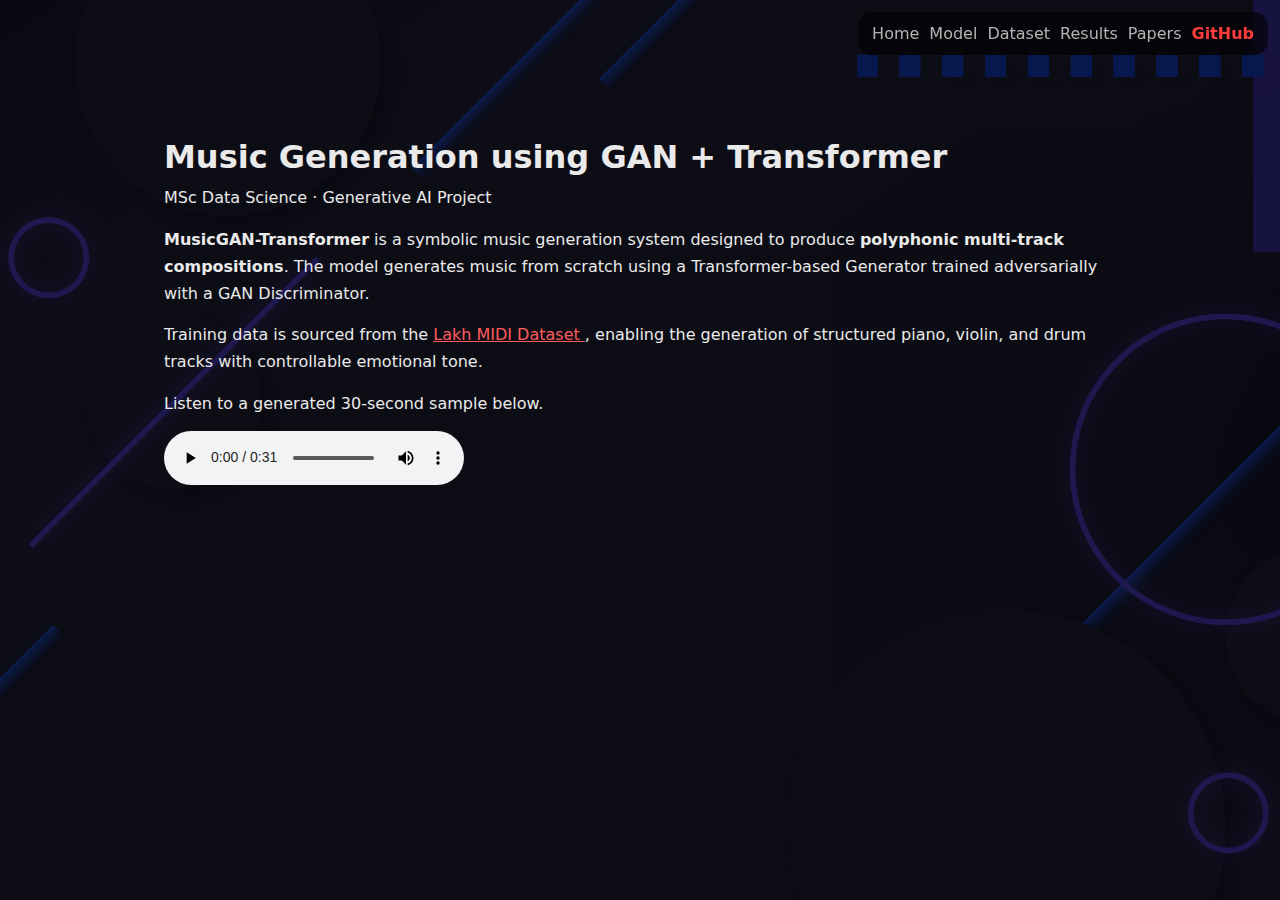
<file: src/web/index.html>
<!DOCTYPE html>
<html lang="en">
<head>
  <meta charset="UTF-8" />
  <meta name="viewport" content="width=device-width, initial-scale=1" />
  <title>Music GAN Transformer</title>
  <link rel="stylesheet" href="style.css" />
</head>
<body>

  <!-- TOP NAV (RIGHT CORNER) -->
  <header class="topbar">
    <nav class="topnav">
      <a href="#home" class="active">Home</a>
      <a href="model.html">Model</a>
      <a href="dataset.html">Dataset</a>
      <a href="results.html">Results</a>
      <a href="paper.html">Papers</a>
      <a class="github" href="https://github.com/HarshB227/Transformer-based-GANs" target="_blank">GitHub</a>
    </nav>
  </header>

  <!-- MAIN CONTENT -->
  <main class="wrap">

    <!-- HERO -->
    <section id="home" class="hero">
      <h1>Music Generation using GAN + Transformer</h1>
      <p class="sub">MSc Data Science · Generative AI Project</p>
    </section>

    <!-- INTRO -->
    <section class="intro">
      <p>
        <strong>MusicGAN-Transformer</strong> is a symbolic music generation system
        designed to produce <strong>polyphonic multi-track compositions</strong>.
        The model generates music from scratch using a Transformer-based Generator
        trained adversarially with a GAN Discriminator.
      </p>

      <p id="dataset">
        Training data is sourced from the
        <a class="dataset-link"
           href="https://colinraffel.com/projects/lmd/"
           target="_blank">
           Lakh MIDI Dataset
        </a>,
        enabling the generation of structured piano, violin,
        and drum tracks with controllable emotional tone.
      </p>

      <p>
        Listen to a generated 30-second sample below.
      </p>

      <!-- ✅ WORKING AUDIO -->
      <audio controls preload="auto" class="audio-player">
  <source src="audio/gan_30sec.mp3" type="audio/mpeg">
  Your browser does not support the audio element.
</audio>

    </section>

  </main>

</body>
</html>
</file>
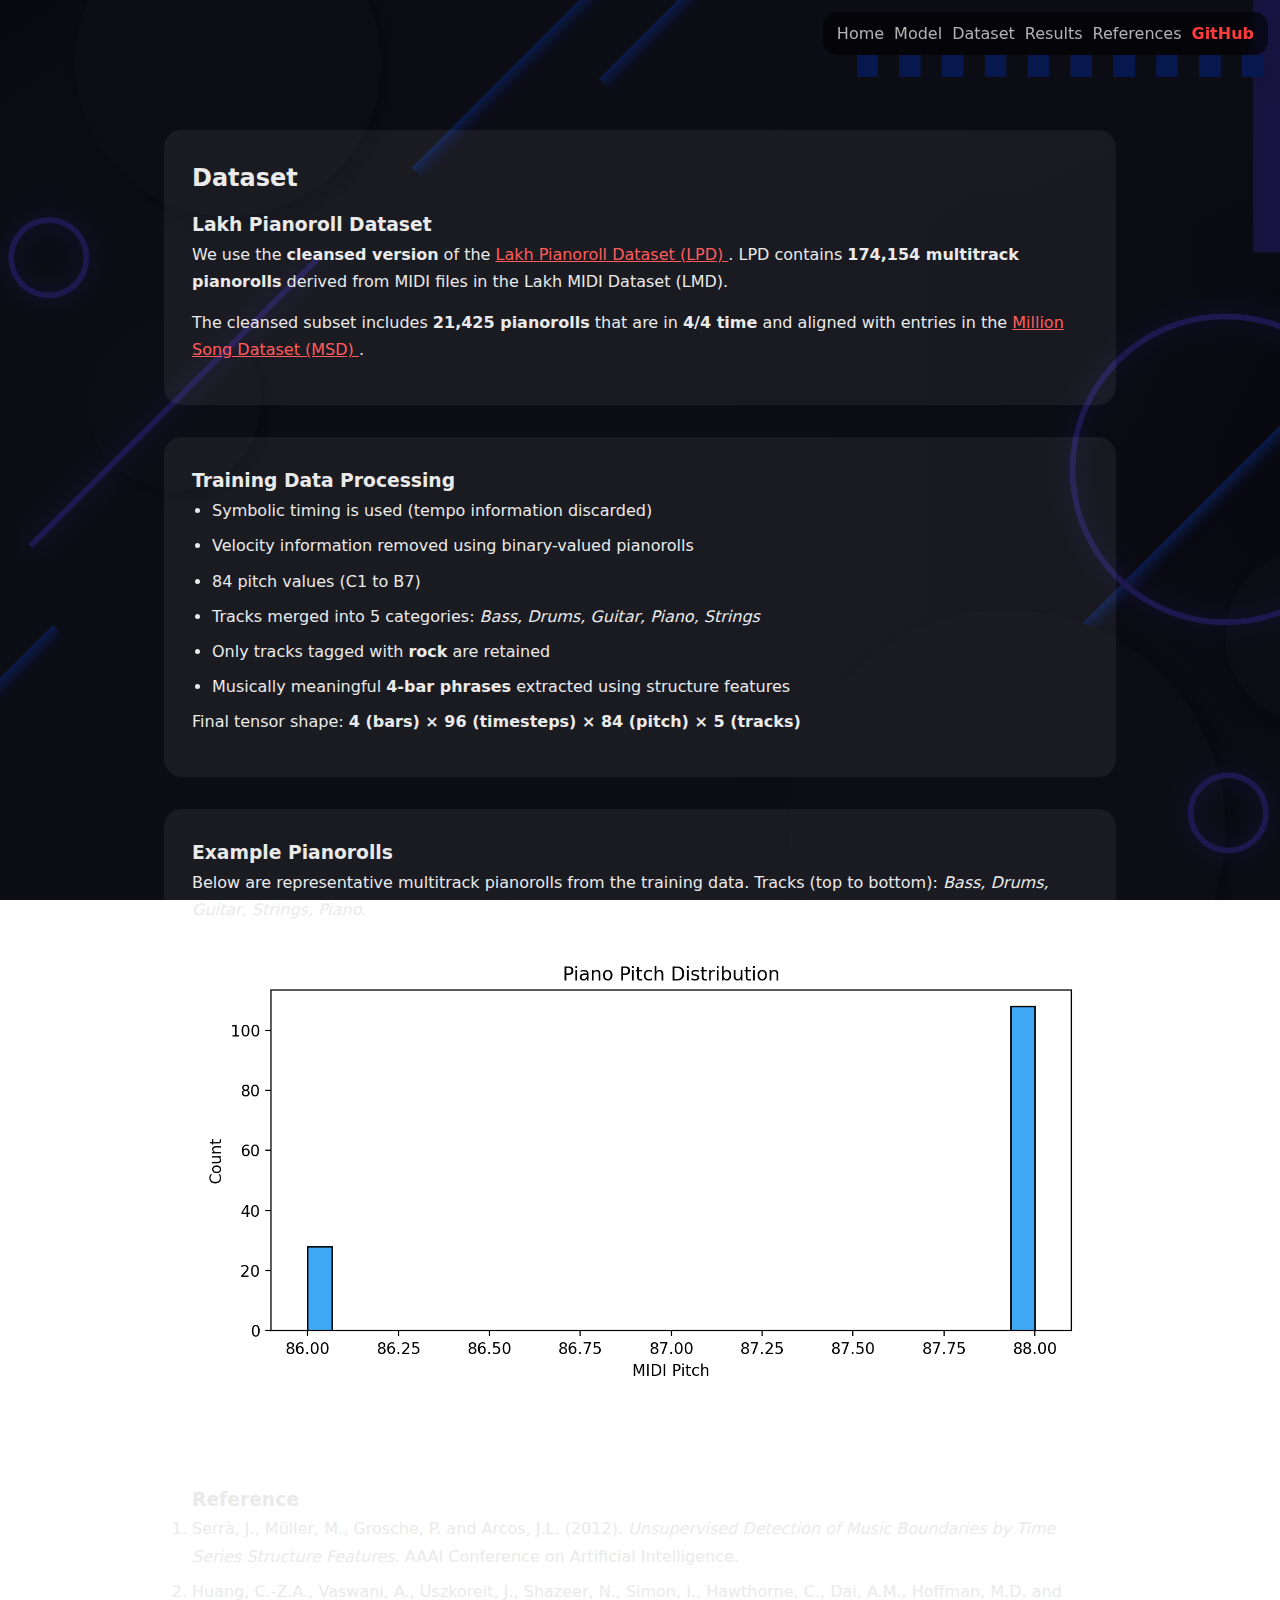
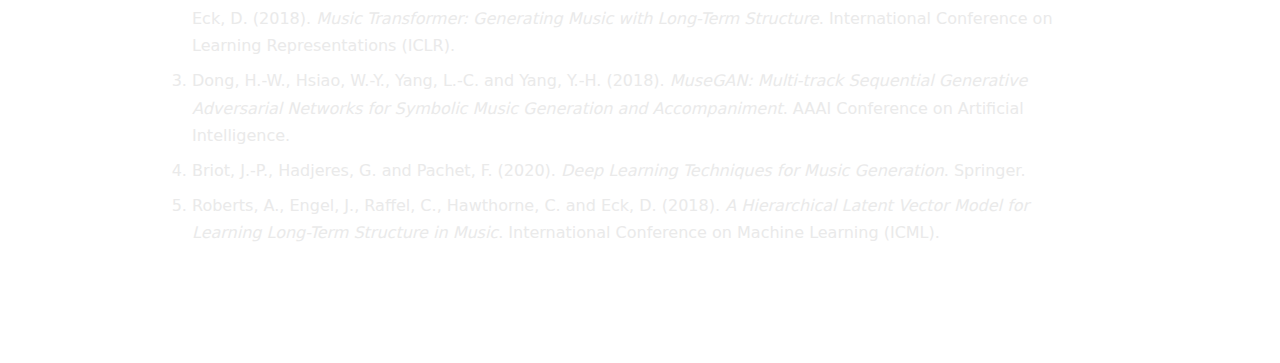
<file: src/web/dataset.html>
<!DOCTYPE html>
<html lang="en">
<head>
  <meta charset="UTF-8" />
  <meta name="viewport" content="width=device-width, initial-scale=1" />
  <title>MusicGAN – Dataset</title>
  <link rel="stylesheet" href="style.css" />
</head>
<body>

<!-- Top navigation -->
<header class="topbar">
  <nav class="topnav">
    <a href="index.html">Home</a>
    <a href="model.html">Model</a>
    <a class="active" href="dataset.html">Dataset</a>
    <a href="results.html">Results</a>
    <a href="paper.html">References</a>
    <a class="github" href="https://github.com/your-repo" target="_blank">GitHub</a>
  </nav>
</header>

<main class="wrap">

  <section class="card">
    <h2>Dataset</h2>

    <h3>Lakh Pianoroll Dataset</h3>
    <p>
      We use the <strong>cleansed version</strong> of the
      <a class="red-link" href="https://colinraffel.com/projects/lmd/" target="_blank">
        Lakh Pianoroll Dataset (LPD)
      </a>.
      LPD contains <strong>174,154 multitrack pianorolls</strong> derived from MIDI
      files in the Lakh MIDI Dataset (LMD).
    </p>

    <p>
      The cleansed subset includes <strong>21,425 pianorolls</strong> that are in
      <strong>4/4 time</strong> and aligned with entries in the
      <a class="red-link" href="https://millionsongdataset.com/" target="_blank">
        Million Song Dataset (MSD)
      </a>.
    </p>
  </section>

  <section class="card">
    <h3>Training Data Processing</h3>
    <ul>
      <li>Symbolic timing is used (tempo information discarded)</li>
      <li>Velocity information removed using binary-valued pianorolls</li>
      <li>84 pitch values (C1 to B7)</li>
      <li>Tracks merged into 5 categories:
        <em>Bass, Drums, Guitar, Piano, Strings</em>
      </li>
      <li>Only tracks tagged with <strong>rock</strong> are retained</li>
      <li>
        Musically meaningful <strong>4-bar phrases</strong> extracted using
        structure features
      </li>
    </ul>

    <p>
      Final tensor shape:
      <strong>4 (bars) × 96 (timesteps) × 84 (pitch) × 5 (tracks)</strong>
    </p>
  </section>

  <section class="card">
    <h3>Example Pianorolls</h3>
    <p>
      Below are representative multitrack pianorolls from the training data.
      Tracks (top to bottom):
      <em>Bass, Drums, Guitar, Strings, Piano</em>.
    </p>

    <div class="figure figure-wide">
  <img src="image/hist_piano.png"
       alt="Piano pitch distribution">
</div>
  </section>

<section class="card">
  <h3>Reference</h3>
  <ol class="references">
    <li>
      Serrà, J., Müller, M., Grosche, P. and Arcos, J.L. (2012).
      <em>Unsupervised Detection of Music Boundaries by Time Series Structure Features</em>.
      AAAI Conference on Artificial Intelligence.
    </li>

    <li>
      Huang, C.-Z.A., Vaswani, A., Uszkoreit, J., Shazeer, N., Simon, I., Hawthorne, C., Dai, A.M., Hoffman, M.D. and Eck, D. (2018).
      <em>Music Transformer: Generating Music with Long-Term Structure</em>.
      International Conference on Learning Representations (ICLR).
    </li>

    <li>
      Dong, H.-W., Hsiao, W.-Y., Yang, L.-C. and Yang, Y.-H. (2018).
      <em>MuseGAN: Multi-track Sequential Generative Adversarial Networks for Symbolic Music Generation and Accompaniment</em>.
      AAAI Conference on Artificial Intelligence.
    </li>

    <li>
      Briot, J.-P., Hadjeres, G. and Pachet, F. (2020).
      <em>Deep Learning Techniques for Music Generation</em>.
      Springer.
    </li>

    <li>
      Roberts, A., Engel, J., Raffel, C., Hawthorne, C. and Eck, D. (2018).
      <em>A Hierarchical Latent Vector Model for Learning Long-Term Structure in Music</em>.
      International Conference on Machine Learning (ICML).
    </li>
  </ol>
</section>


</main>

</body>
</html>
</file>
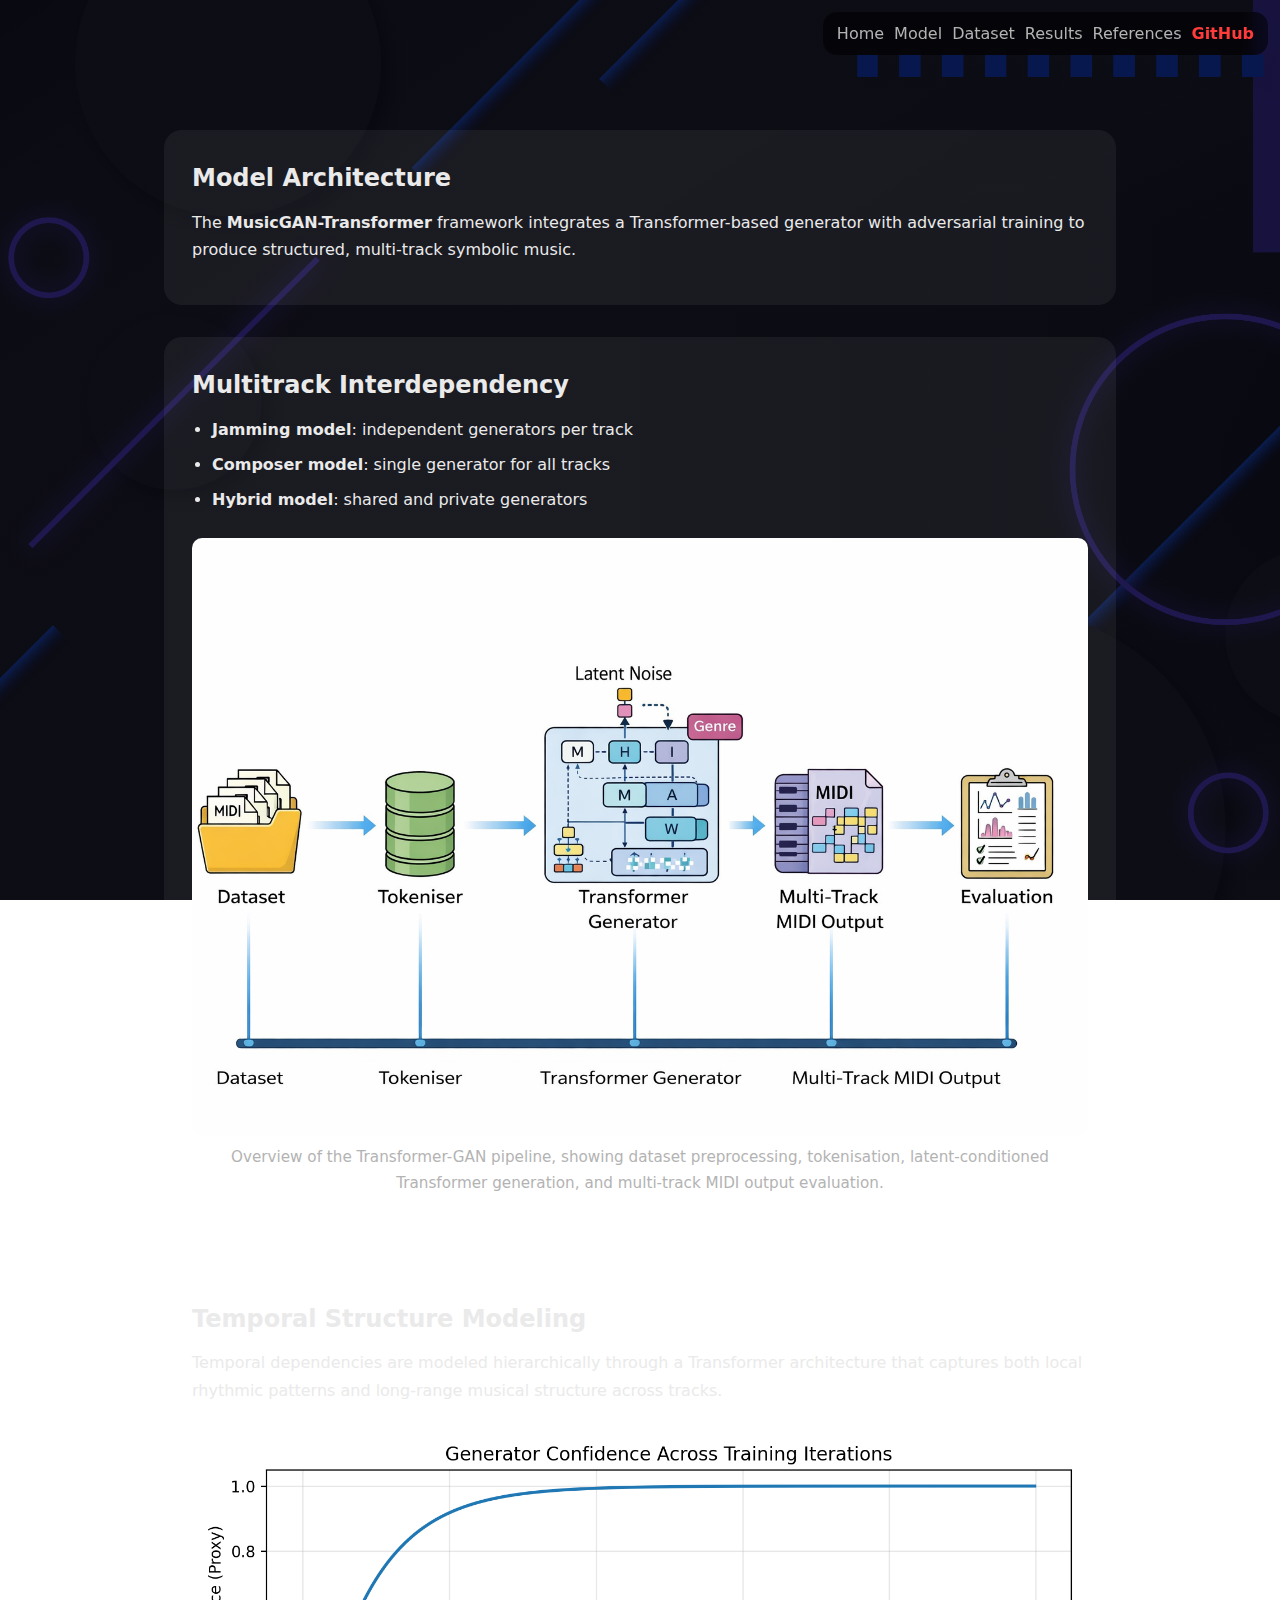
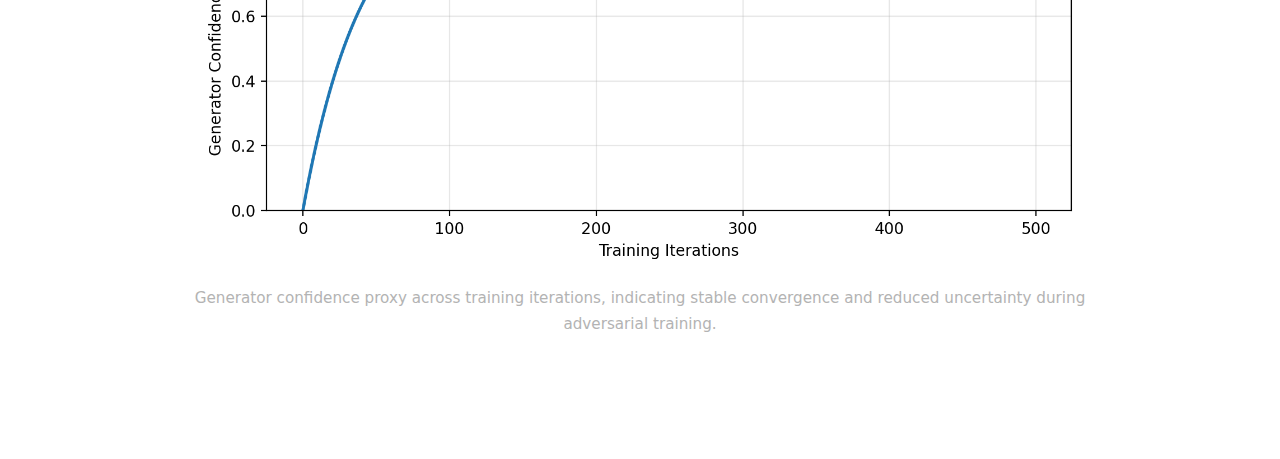
<file: src/web/model.html>
<!DOCTYPE html>
<html lang="en">
<head>
  <meta charset="UTF-8">
  <title>Model Architecture · MusicGAN</title>
  <link rel="stylesheet" href="style.css">
</head>
<body>

<header class="topbar">
  <nav class="topnav">
    <a href="index.html">Home</a>
    <a class="active" href="model.html">Model</a>
    <a href="dataset.html">Dataset</a>
    <a href="results.html">Results</a>
    <a href="paper.html">References</a>
    <a class="github" href="https://github.com/HarshB227/Transformer-based-GANs" target="_blank">GitHub</a>
  </nav>
</header>

<main class="wrap">

  <!-- MODEL OVERVIEW -->
  <section class="card">
    <h2>Model Architecture</h2>
    <p>
      The <strong>MusicGAN-Transformer</strong> framework integrates a
      Transformer-based generator with adversarial training to produce
      structured, multi-track symbolic music.
    </p>
  </section>

  <!-- MULTITRACK -->
  <section class="card">
    <h2>Multitrack Interdependency</h2>
    <ul>
      <li><strong>Jamming model</strong>: independent generators per track</li>
      <li><strong>Composer model</strong>: single generator for all tracks</li>
      <li><strong>Hybrid model</strong>: shared and private generators</li>
    </ul>

    <!-- ARCHITECTURE FIGURE -->
    <div class="figure figure-wide">
      <img src="image/pipeline.png"
           alt="Transformer-GAN pipeline for symbolic music generation">
      <p class="caption">
        Overview of the Transformer-GAN pipeline, showing dataset preprocessing,
        tokenisation, latent-conditioned Transformer generation, and multi-track
        MIDI output evaluation.
      </p>
    </div>
  </section>

  <!-- TEMPORAL MODEL -->
  <section class="card">
    <h2>Temporal Structure Modeling</h2>
    <p>
      Temporal dependencies are modeled hierarchically through a Transformer
      architecture that captures both local rhythmic patterns and long-range
      musical structure across tracks.
    </p>

    <!-- CONFIDENCE FIGURE -->
    <div class="figure figure-wide">
      <img src="image/generator_confidence.png"
           alt="Generator confidence across training iterations">
      <p class="caption">
        Generator confidence proxy across training iterations, indicating stable
        convergence and reduced uncertainty during adversarial training.
      </p>
    </div>
  </section>

</main>

</body>
</html>
</file>
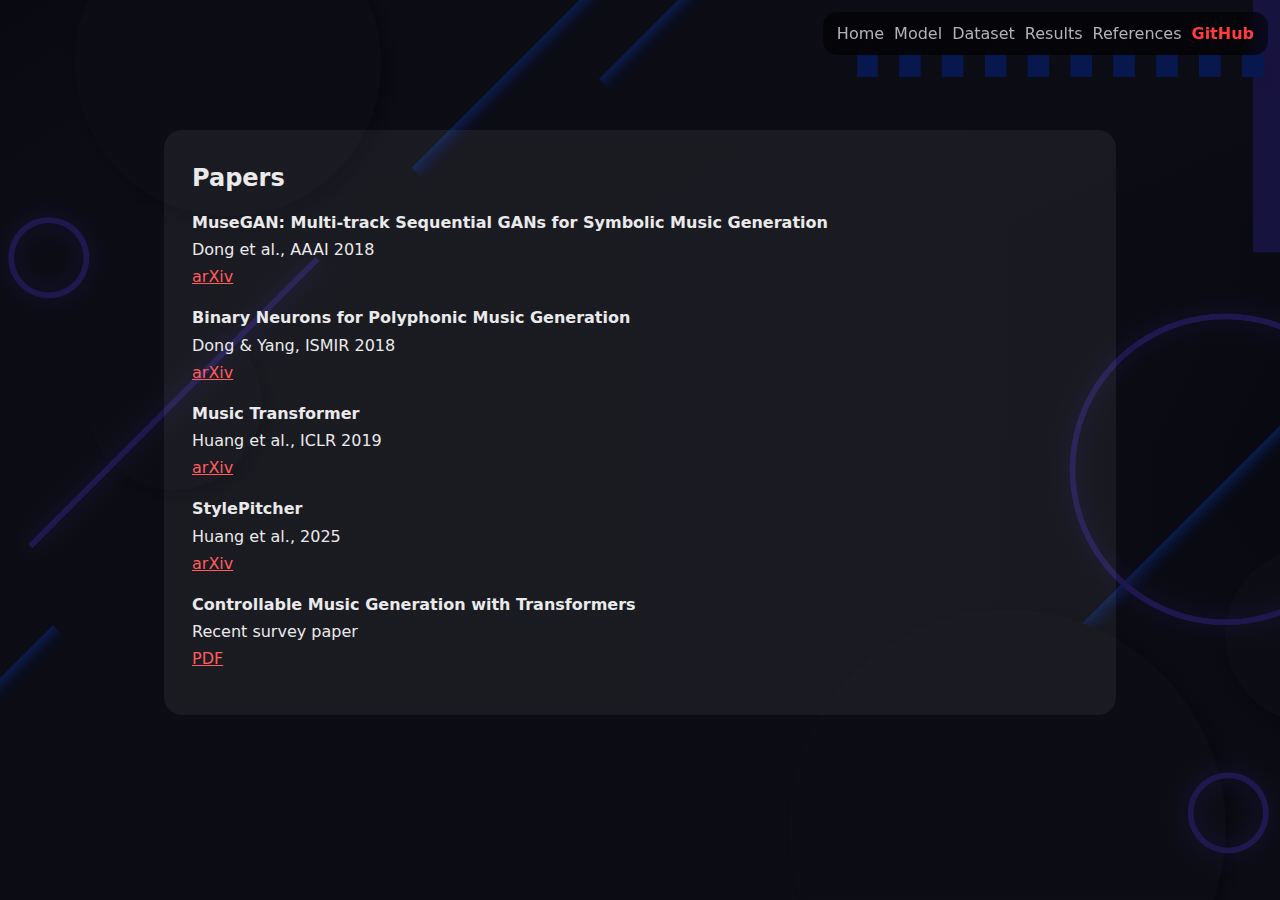
<file: src/web/paper.html>
<!DOCTYPE html>
<html lang="en">
<head>
  <meta charset="UTF-8">
  <title>References</title>
  <link rel="stylesheet" href="style.css">
</head>
<body>

  <header class="topbar">
    <nav class="topnav">
      <a href="index.html">Home</a>
      <a href="model.html">Model</a>
      <a href="dataset.html">Dataset</a>
      <a href="results.html" class="active">Results</a>
      <a href="paper.html">References</a>
      <a class="github" href="https://github.com/your-repo" target="_blank">GitHub</a>
    </nav>
  </header>


<main class="wrap">
  <div class="card">
    <h2>Papers</h2>

    <p><strong>MuseGAN: Multi-track Sequential GANs for Symbolic Music Generation</strong><br>
    Dong et al., AAAI 2018<br>
    <a href="https://arxiv.org/abs/1709.06298">arXiv</a></p>

    <p><strong>Binary Neurons for Polyphonic Music Generation</strong><br>
    Dong & Yang, ISMIR 2018<br>
    <a href="https://arxiv.org/abs/1809.04281">arXiv</a></p>

    <p><strong>Music Transformer</strong><br>
    Huang et al., ICLR 2019<br>
    <a href="https://arxiv.org/abs/1809.04281">arXiv</a></p>

    <p><strong>StylePitcher</strong><br>
    Huang et al., 2025<br>
    <a href="https://arxiv.org/abs/2510.21685">arXiv</a></p>

    <p><strong>Controllable Music Generation with Transformers</strong><br>
    Recent survey paper<br>
    <a href="https://drive.google.com/file/d/1VgfXoAUAjXwlpVJbjiD2RxtSkJRXBR65/view?usp=sharing">PDF</a></p>
  </div>

  
</main>

</body>
</html>
</file>
<file: src/web/style.css>
:root {
  --bg: #0b0b0f;
  --card: rgba(255,255,255,0.06);
  --text: #eaeaea;
  --muted: #b3b3b3;
  --accent: #6c63ff;
  --link: #ff5c5c;
  --radius: 18px;
}

/* ========================= */
/* RESET */
/* ========================= */
* {
  margin: 0;
  padding: 0;
  box-sizing: border-box;
}

body {
  background:
    linear-gradient(
      rgba(10, 10, 20, 0.75),
      rgba(10, 10, 20, 0.75)
    ),
    url("image/v1016-b-09.jpg");

  background-size: cover;
  background-position: center;
  background-repeat: no-repeat;
  background-attachment: fixed;

  color: var(--text);
  font-family: system-ui, -apple-system, BlinkMacSystemFont, "Segoe UI", sans-serif;
  line-height: 1.7;

  -webkit-font-smoothing: antialiased;
  text-rendering: optimizeLegibility;

  scrollbar-gutter: stable both-edges;
}


/* ========================= */
/* NAV */
/* ========================= */
.topbar {
  position: fixed;
  top: 12px;
  right: 12px;
  z-index: 1000;
}

.topnav {
  display: flex;
  align-items: center;
  gap: 10px;
  white-space: nowrap;

  background: rgba(0,0,0,0.55);
  backdrop-filter: blur(6px);
  border-radius: 14px;
  padding: 8px 14px;

  max-width: calc(100vw - 24px);
}

.topnav a {
  color: var(--muted);
  text-decoration: none;
  font-weight: 500;
  flex-shrink: 0;

  cursor: pointer;
  touch-action: manipulation;

  transition: color 0.15s ease, opacity 0.15s ease;
}

.topnav .github {
  color: #ff3b3b;          /* solid red */
  font-weight: 600;
}

.topnav .github:hover {
  color: #ff6b6b;          /* lighter red on hover */
}

.topnav .github:active {
  opacity: 0.7;
}
/* ========================= */
/* LAYOUT */
/* ========================= */
.wrap {
  max-width: 1000px;
  margin: 130px auto 80px;
  padding: 0 24px;
}

/* ========================= */
/* CARDS */
/* ========================= */
.card {
  background: var(--card);
  border-radius: var(--radius);
  padding: 28px;
  margin-top: 32px;
}

/* ========================= */
/* TEXT */
/* ========================= */
h2 {
  margin-bottom: 10px;
}

p {
  margin-bottom: 14px;
}

ul {
  margin-left: 20px;
}

li {
  margin-bottom: 8px;
}

a {
  color: var(--link);
}

/* ========================= */
/* FIGURES — CRITICAL FIX */
/* ========================= */
.figure {
  margin-top: 24px;
}

.figure-wide {
  max-width: 900px;        /* 🔒 same width for ALL figures */
  margin-left: auto;
  margin-right: auto;
}

.figure-wide img {
  width: 100%;
  height: auto;
  display: block;
  border-radius: 10px;
}

/* Caption */
.caption {
  margin-top: 10px;
  font-size: 0.95rem;
  color: var(--muted);
  text-align: center;
}

/* ========================= */
/* MOBILE */
/* ========================= */
@media (max-width: 420px) {
  .topnav {
    flex-wrap: wrap;
    justify-content: center;
  }
}
</file>
